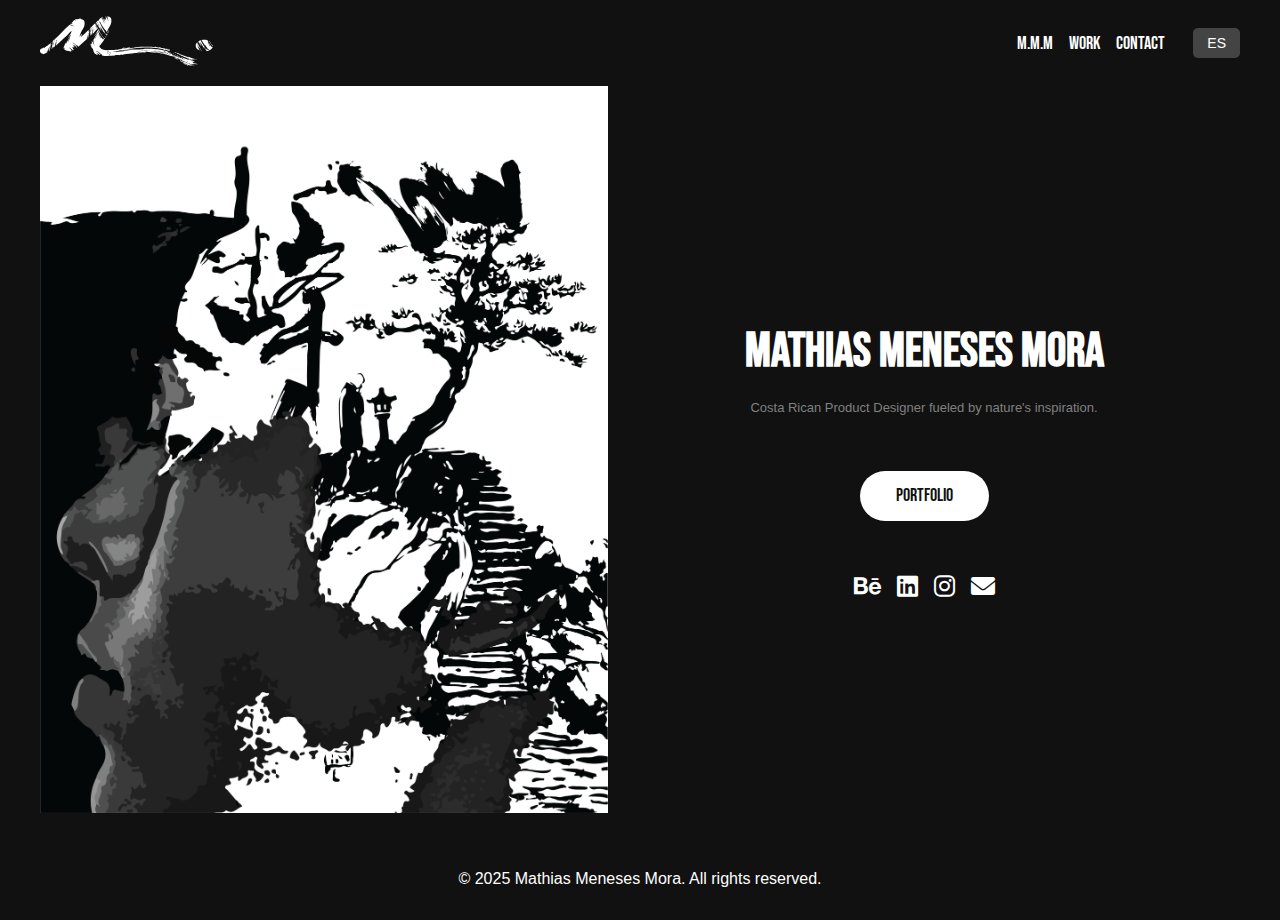
<file: index.html>
<!DOCTYPE html>
<html lang="en">
<head>
    <meta charset="UTF-8">
    <meta name="viewport" content="width=device-width, initial-scale=1.0">
    <title>My Portfolio</title>
    <link rel="stylesheet" href="website2.css">
    <link href="https://fonts.googleapis.com/css2?family=Bebas+Neue&display=swap" rel="stylesheet">
    <link href="https://cdnjs.cloudflare.com/ajax/libs/font-awesome/6.0.0-beta3/css/all.min.css" rel="stylesheet">
</head>
<body>
    <header>
        <nav>
            <div class="logo">
                <a href="index.html">
                    <img src="logo/LOGO MATHIAS FINAL BLANCO.svg" alt="Mathias Meneses Mora Logo" class="logo-image">
                </a>
            </div>
            <ul class="nav-links">
                <li><a href="index.html" data-key="home">M.M.M</a></li>
                <li><a href="work.html" data-key="work">WORK</a></li>
                <li><a href="contact.html" data-key="contact">CONTACT</a></li>
            </ul>
            <button class="lang-toggle" id="lang-toggle">ES</button>
        </nav>
    </header>
    
    <!-- Landing Page -->
    <section id="landing">
        <div class="landing-container">
            <div class="image-container">
                <!-- Placeholder for left image -->
                <img src="landing page/landinggg.png" alt="Landing Image" class="landing-image">
            </div>
            <div class="content-container">
                <h1 class="name" data-key="name">Mathias Meneses Mora</h1>
                <p class="tagline" data-key="tagline">
                    Costa Rican Product Designer fueled by nature's inspiration.
                </p>
                <button class="portfolio-btn" data-key="portfolioBtn" onclick="window.location.href='work.html';">
                    Portfolio
                </button>
                <div class="social-icons">
                    <a href="https://www.behance.net/juanmeneses15" target="_blank" title="Behance">
                        <i class="fab fa-behance"></i>
                    </a>
                    <a href="https://www.linkedin.com/in/mathias-meneses-290761211/" target="_blank" title="LinkedIn">
                        <i class="fab fa-linkedin"></i>
                    </a>
                    <a href="https://www.instagram.com/atlas.dsignstudio?igsh=MTg3czhxdnhqd2NrMA==" target="_blank" title="Instagram">
                        <i class="fab fa-instagram"></i>
                    </a>
                    <a href="mailto:mathiasmdesign@gmail.com" title="Email">
                        <i class="fas fa-envelope"></i>
                    </a>
                </div>
            </div>
        </div>
    </section>

    <footer>
        <p>© 2025 Mathias Meneses Mora. All rights reserved.</p>
    </footer>
    <script src="website3.js"></script>
</body>
</html>
</file>
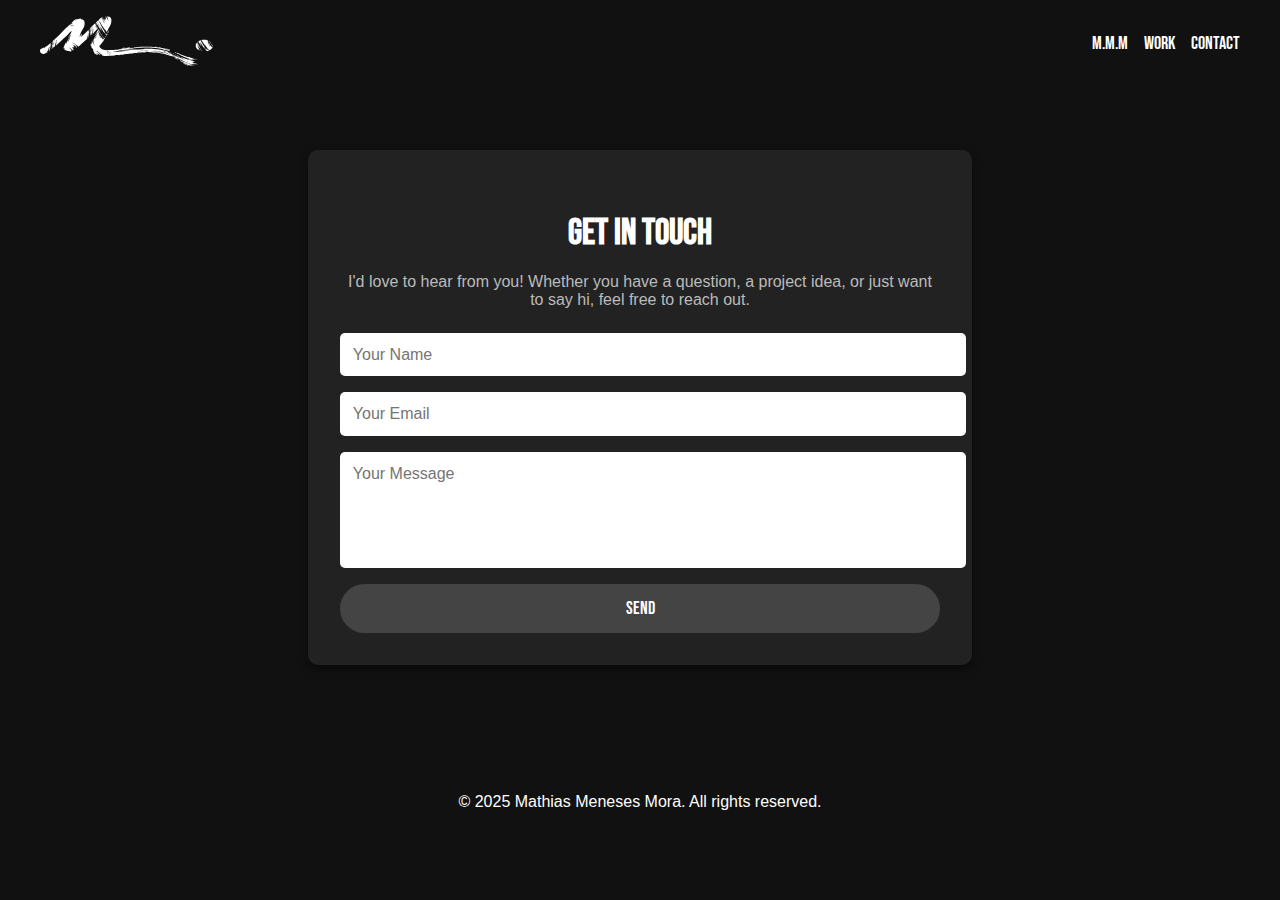
<file: contact.html>
<!DOCTYPE html>
<html lang="en">
<head>
    <meta charset="UTF-8">
    <meta name="viewport" content="width=device-width, initial-scale=1.0">
    <title>Contact Mathias</title>
    <link rel="stylesheet" href="website2.css">
    <link href="https://fonts.googleapis.com/css2?family=Bebas+Neue&display=swap" rel="stylesheet">
</head>
<body>
    <header>
        <nav>
            <div class="logo">
                <a href="index.html">
                    <img src="logo/LOGO MATHIAS FINAL BLANCO.svg" alt="Mathias Meneses Mora Logo" class="logo-image">
                </a>
            </div>
            <ul class="nav-links">
                <li><a href="index.html">M.M.M</a></li>
                <li><a href="work.html">WORK</a></li>
                <li><a href="contact.html" class="active">CONTACT</a></li>
            </ul>
        </nav>
    </header>

    <main>
        <section class="contact-section">
            <div class="contact-container">
                <h2>Get in Touch</h2>
                <p>I'd love to hear from you! Whether you have a question, a project idea, or just want to say hi, feel free to reach out.</p>
                <form action="https://formsubmit.co/mathiasmdesign@gmail.com" method="POST" class="contact-form">
                    <input type="text" name="name" placeholder="Your Name" required>
                    <input type="email" name="email" placeholder="Your Email" required>
                    <textarea name="message" placeholder="Your Message" rows="5" required></textarea>
                    <button type="submit" class="contact-btn">Send</button>
                </form>
            </div>
        </section>
    </main>

    <footer>
        <p>© 2025 Mathias Meneses Mora. All rights reserved.</p>
    </footer>
</body>
</html>
</file>
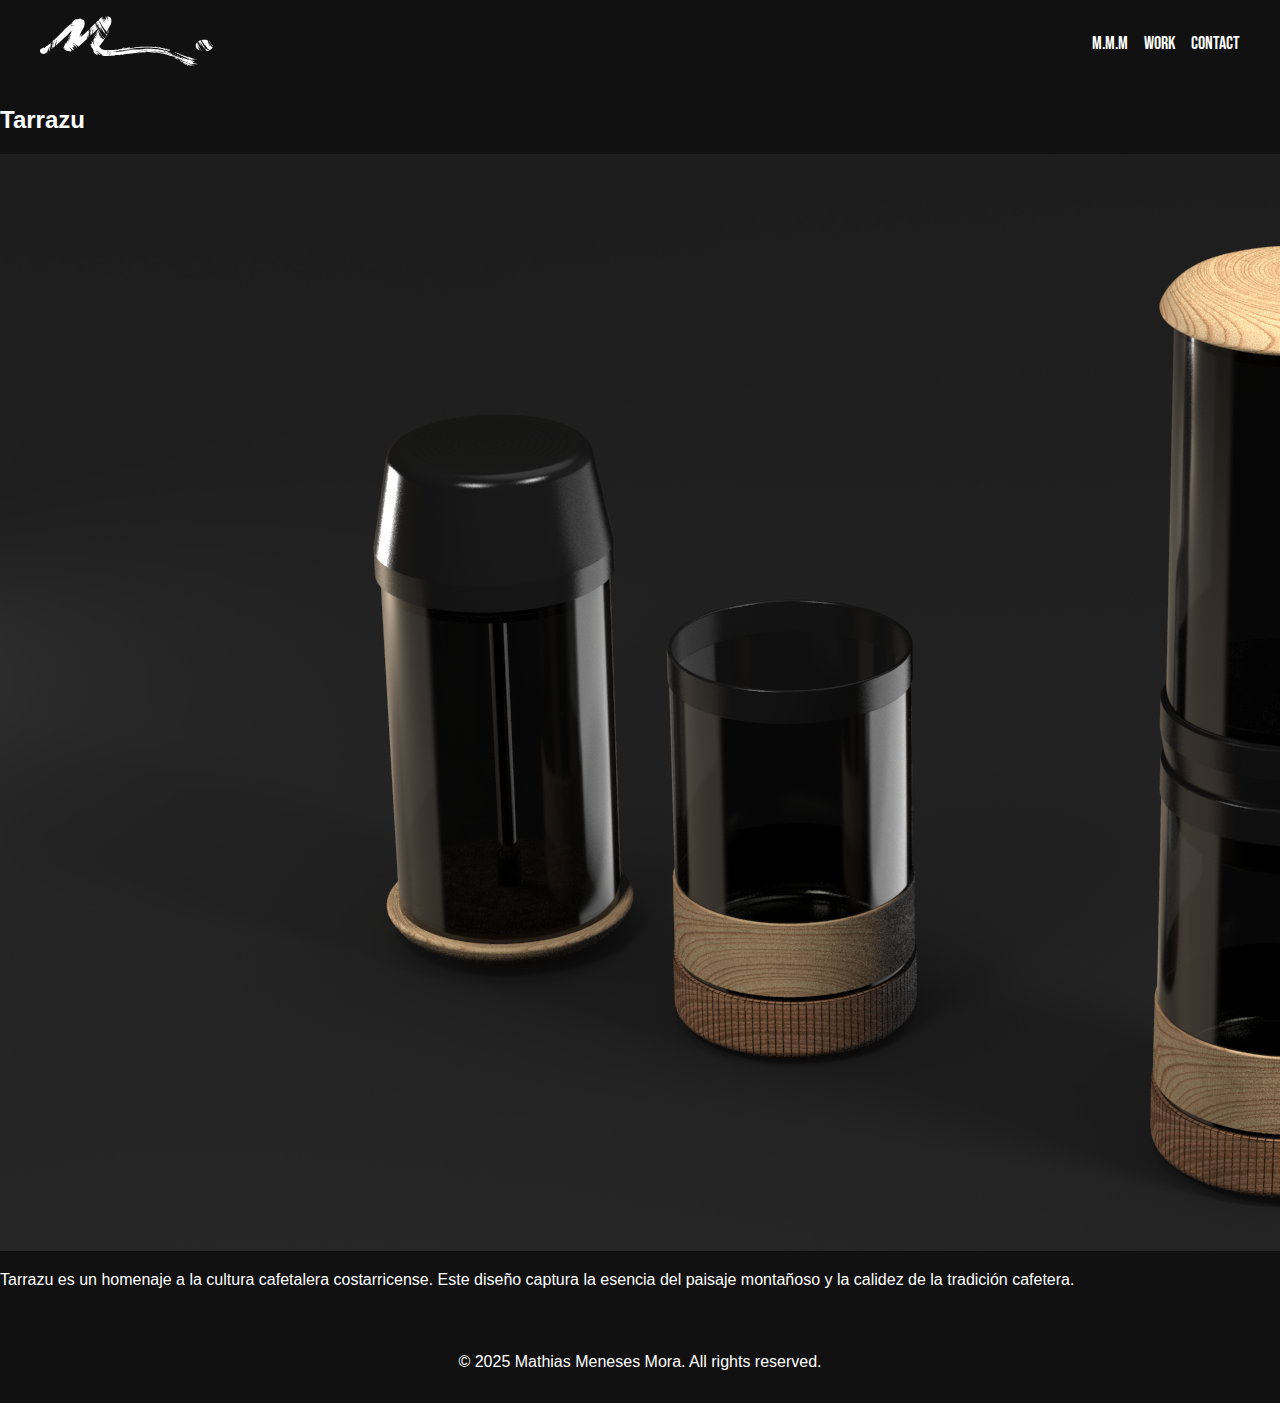
<file: tarrazu.html>
<!DOCTYPE html>
<html lang="en">
<head>
    <meta charset="UTF-8">
    <meta name="viewport" content="width=device-width, initial-scale=1.0">
    <title>Tarrazu</title>
    <link rel="stylesheet" href="website2.css">
    <link href="https://fonts.googleapis.com/css2?family=Bebas+Neue&display=swap" rel="stylesheet">
</head>
<body>
    <header>
        <nav>
            <div class="logo">
                <a href="index.html">
                    <img src="logo/LOGO MATHIAS FINAL BLANCO.svg" alt="Mathias Meneses Mora Logo" class="logo-image">
                </a>
            </div>
            <ul class="nav-links">
                <li><a href="index.html">M.M.M</a></li>
                <li><a href="work.html">WORK</a></li>
                <li><a href="contact.html">CONTACT</a></li> 
            </ul>
        </nav>
    </header>

    <main>
        <section class="project-details">
            <h2>Tarrazu</h2>
            <img src="work/Tarrazu.png" alt="Tarrazu" class="project-image">
            <p class="project-description">
                Tarrazu es un homenaje a la cultura cafetalera costarricense. Este diseño captura la esencia del
                paisaje montañoso y la calidez de la tradición cafetera.
            </p>
        </section>
    </main>

    <footer>
        <p>© 2025 Mathias Meneses Mora. All rights reserved.</p>
    </footer>
</body>
</html>
</file>
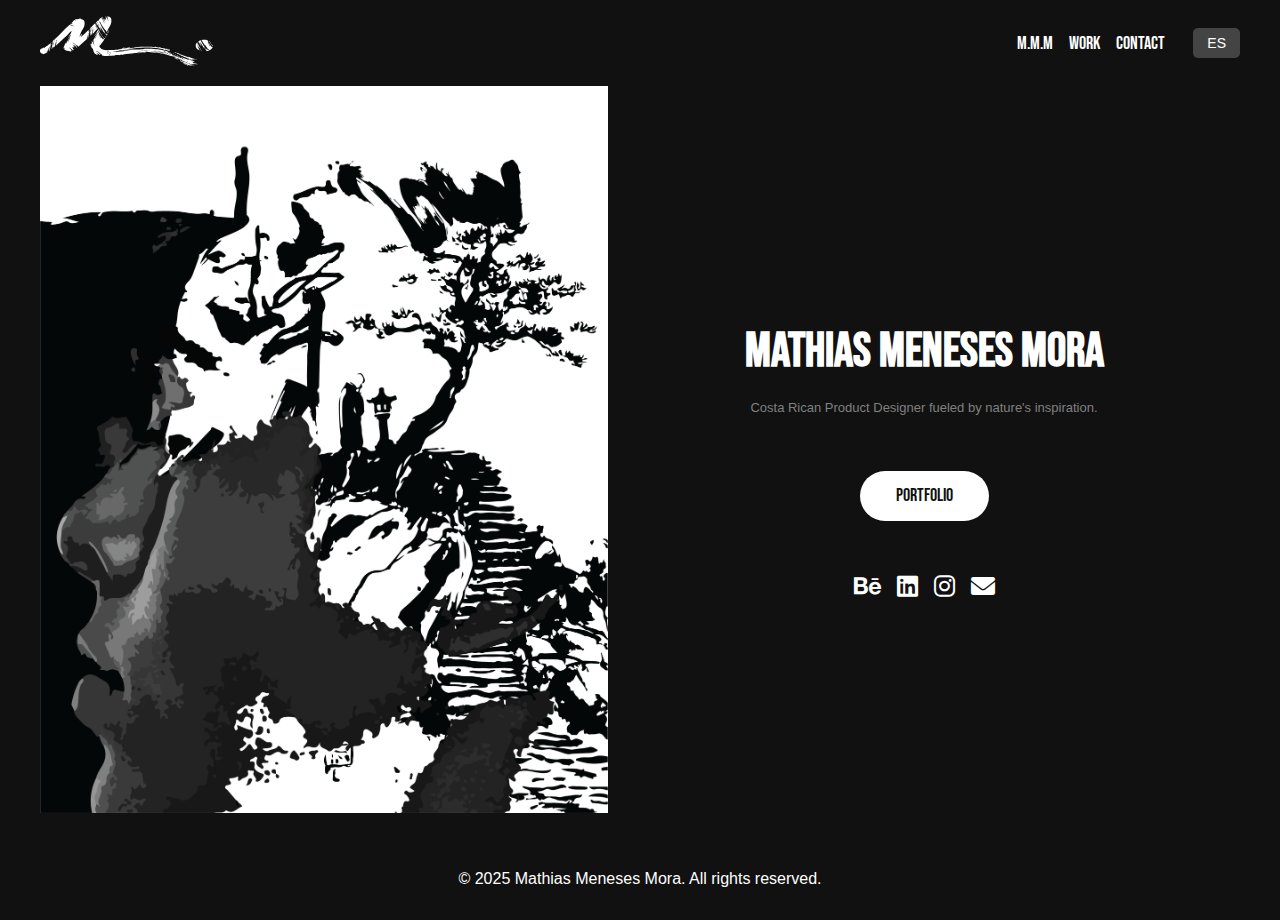
<file: website.html>
<!DOCTYPE html>
<html lang="en">
<head>
    <meta charset="UTF-8">
    <meta name="viewport" content="width=device-width, initial-scale=1.0">
    <title>My Portfolio</title>
    <link rel="stylesheet" href="website2.css">
    <link href="https://fonts.googleapis.com/css2?family=Bebas+Neue&display=swap" rel="stylesheet">
    <link href="https://cdnjs.cloudflare.com/ajax/libs/font-awesome/6.0.0-beta3/css/all.min.css" rel="stylesheet">
</head>
<body>
    <header>
        <nav>
            <div class="logo">
                <a href="website.html">
                    <img src="logo/LOGO MATHIAS FINAL BLANCO.svg" alt="Mathias Meneses Mora Logo" class="logo-image">
                </a>
            </div>
            <ul class="nav-links">
                <li><a href="website.html" data-key="home">M.M.M</a></li>
                <li><a href="work.html" data-key="work">WORK</a></li>
                <li><a href="contact.html" data-key="contact">CONTACT</a></li>
            </ul>
            <button class="lang-toggle" id="lang-toggle">ES</button>
        </nav>
    </header>
    
    <!-- Landing Page -->
    <section id="landing">
        <div class="landing-container">
            <div class="image-container">
                <!-- Placeholder for left image -->
                <img src="landing page/landinggg.png" alt="Landing Image" class="landing-image">
            </div>
            <div class="content-container">
                <h1 class="name" data-key="name">Mathias Meneses Mora</h1>
                <p class="tagline" data-key="tagline">
                    Costa Rican Product Designer fueled by nature's inspiration.
                </p>
                <button class="portfolio-btn" data-key="portfolioBtn" onclick="window.location.href='work.html';">
                    Portfolio
                </button>
                <div class="social-icons">
                    <a href="https://www.behance.net/juanmeneses15" target="_blank" title="Behance">
                        <i class="fab fa-behance"></i>
                    </a>
                    <a href="https://www.linkedin.com/in/mathias-meneses-290761211/" target="_blank" title="LinkedIn">
                        <i class="fab fa-linkedin"></i>
                    </a>
                    <a href="https://www.instagram.com/atlas.dsignstudio?igsh=MTg3czhxdnhqd2NrMA==" target="_blank" title="Instagram">
                        <i class="fab fa-instagram"></i>
                    </a>
                    <a href="mailto:mathiasmdesign@gmail.com" title="Email">
                        <i class="fas fa-envelope"></i>
                    </a>
                </div>
            </div>
        </div>
    </section>

    <footer>
        <p>© 2025 Mathias Meneses Mora. All rights reserved.</p>
    </footer>
    <script src="website3.js"></script>
</body>
</html>
</file>
<file: website2.css>
/* General Styles */
body {
    font-family: Arial, sans-serif;
    margin: 0;
    padding: 0;
    color: white;
    background-color: #111;
}

/* Header Styles */
header {
    background-color: #111; /* Consistent dark background */
    padding: 1em 0;
    position: sticky;
    top: 0;
    z-index: 1000;
    width: 100%;
}

header nav {
    display: flex;
    justify-content: space-between; /* Separate logo and nav-container */
    align-items: center; /* Vertically align items */
    max-width: 1200px; /* Limit header width */
    margin: 0 auto;
    padding: 0 1em;
}

.logo {
    flex: 1; /* Pushes the nav-container to the right */
}

.logo img {
    height: 50px; /* Fixed logo height */
    max-width: 100%; /* Maintain proper scaling */
    object-fit: contain; /* Prevents image distortion */
}

.nav-container {
    display: flex;
    align-items: center; /* Vertically align nav items and button */
    flex: 0; /* Prevents it from taking up extra space */
}

.nav-links {
    display: flex;
    list-style: none;
    padding: 0;
    margin: 0;
    gap: 1em; /* Space between navigation links (M.M.M, WORK, CONTACT) */
}

.nav-links li {
    margin: 0;
}

.nav-links a {
    font-family: 'Bebas Neue', sans-serif;
    font-size: 18px;
    color: white;
    text-decoration: none;
    transition: color 0.3s ease; /* Smooth hover effect */
}

.nav-links a:hover {
    color: gray; /* Light gray color on hover */
}

.lang-toggle {
    margin-left: 2em; /* Space between CONTACT and the language toggle button */
    background-color: #444;
    color: white;
    border: none;
    border-radius: 5px;
    padding: 0.5em 1em;
    font-size: 14px;
    cursor: pointer;
    transition: background-color 0.3s ease, color 0.3s ease; /* Smooth hover effect */
}

.lang-toggle:hover {
    background-color: #666; /* Change background on hover */
    color: white;
}

/* Landing Section */
#landing {
    display: flex;
    align-items: center; /* Center content vertically */
    justify-content: center; /* Center content horizontally */
    height: 80vh; /* Adjust height */
    background-color: #111;
}

.landing-container {
    display: flex;
    flex-direction: row;
    width: 100%;
    max-width: 1200px;
    margin: 0 auto;
    align-items: center; /* Aligns the image and text containers vertically */
}

.image-container {
    flex: 1;
    background-color: #222; /* Placeholder background for image */
    display: flex;
    justify-content: center;
    align-items: center;
    overflow: hidden;
}

.landing-image {
    max-width: 100%;
    max-height: 100%;
}

.content-container {
    flex: 1;
    padding: 2em;
    display: flex; /* Flexbox for alignment */
    flex-direction: column; /* Aligns text and buttons vertically */
    justify-content: center; /* Centers content vertically */
    align-items: center; /* Centers content horizontally */
    text-align: center;
}

.content-container .name {
    font-family: 'Bebas Neue', sans-serif;
    font-size: 48px;
    color: white;
    margin-bottom: 0.1em;
}

.content-container .tagline {
    font-size: 13px;
    color: gray;
    margin-bottom: 4em;
    line-height: 1.6;
}

.portfolio-btn {
    display: inline-block;
    background-color: white;
    color: #111;
    padding: 0.8em 2em; /* Button padding */
    font-family: 'Bebas Neue', sans-serif;
    font-size: 18px;
    text-transform: uppercase;
    border-radius: 50px; /* Rounded button */
    border: none;
    cursor: pointer;
    margin-bottom: 2em;
    text-align: center; /* Ensures text inside button is centered */
    transition: background-color 0.3s ease, color 0.3s ease; /* Smooth hover effect */
}

.portfolio-btn:hover {
    background-color: #2c4d2d; /* Change background to match site theme */
    color: white; /* Change text to white */
}

.social-icons {
    display: flex;
    justify-content: center;
    gap: 1em;
    margin-top: 1em; /* Add some spacing from the Portfolio button */
}

.social-icons a {
    color: white; /* Makes Font Awesome icons white */
    font-size: 24px; /* Adjust size of icons */
    text-decoration: none; /* Removes underline on links */
    transition: color 0.3s ease; /* Smooth hover effect */
}

.social-icons a:hover {
    color: gray; /* Changes icon color on hover */
}

/* Work Section */
#work {
    padding: 1em 2em;
    background-color: #111;
    text-align: center;
}

#work h2 {
    font-family: 'Bebas Neue', sans-serif;
    font-size: 36px;
    color: white;
    margin-bottom: 1em;
}

.work-gallery {
    display: grid;
    grid-template-columns: repeat(2, 1fr); /* Two columns */
    gap: 0.5em; /* Space between blocks */
    margin: 0 auto;
    max-width: 1600px; /* Ensure consistent width */
}

.work-item {
    position: relative;
    overflow: hidden;
    aspect-ratio: 16 / 9; /* Maintain consistent image ratio */
}

.work-item img {
    width: 100%;
    height: 100%;
    object-fit: cover; /* Ensures the image fills the block */
    display: block;
    transition: transform 0.3s ease; /* Smooth zoom on hover */
}

.work-item:hover img {
    transform: scale(1.1); /* Slight zoom effect */
}

.overlay {
    position: absolute;
    top: 0;
    left: 0;
    width: 100%;
    height: 100%;
    background-color: rgba(0, 0, 0, 0.5); /* Semi-transparent overlay */
    display: flex;
    flex-direction: column;
    justify-content: center;
    align-items: center;
    opacity: 0; /* Hidden by default */
    transition: opacity 0.3s ease; /* Smooth fade-in on hover */
}

.work-item:hover .overlay {
    opacity: 1; /* Show overlay on hover */
}

.overlay h3 {
    font-family: 'Bebas Neue', sans-serif;
    font-size: 24px;
    color: white;
    margin: 0;
    text-align: center; /* Asegura que esté centrado */
}

.overlay p {
    font-family: Arial, sans-serif;
    font-size: 16px;
    color: white;
    margin: 0.5em 0 0;
}

/* Footer */
footer {
    text-align: center;
    padding: 1em;
    background-color: #111;
    color: white;
    margin-top: 2em;
    font-family: 'Arial', sans-serif;
}

/* Gallery for Project Pages */
.project-gallery {
    display: flex;
    flex-direction: column; /* Ensure images are stacked vertically */
    gap: 0; /* Remove any space between images */
    width: 100%; /* Full width for the gallery */
    margin: 0; /* Remove margins */
    padding: 0; /* Remove padding */
}

.project-gallery .image-container {
    width: 100%; /* Ensure each image container is full width */
    overflow: hidden; /* Prevent overflow */
}

.project-gallery .image-container img {
    width: 100%; /* Full width for images */
    height: auto; /* Maintain aspect ratio */
    display: block; /* Ensure proper alignment */
    object-fit: cover; /* Fit images perfectly without distortion */
}

/* Contact Section */
.contact-section {
    background-color: #111;
    color: white;
    padding: 4em 2em;
    text-align: center;
}

.contact-container {
    max-width: 600px;
    margin: 0 auto;
    padding: 2em;
    background-color: #222; /* Slightly lighter background for the box */
    border-radius: 10px; /* Rounded corners */
    box-shadow: 0 4px 10px rgba(0, 0, 0, 0.5); /* Subtle shadow */
}

.contact-container h2 {
    font-family: 'Bebas Neue', sans-serif;
    font-size: 36px;
    margin-bottom: 0.5em;
}

.contact-container p {
    font-size: 16px;
    margin-bottom: 1.5em;
    color: #bbb; /* Subtle gray for the text */
}

.contact-form {
    display: flex;
    flex-direction: column;
    gap: 1em;
}

.contact-form input,
.contact-form textarea {
    width: 100%;
    padding: 0.8em;
    border: none;
    border-radius: 5px;
    font-size: 16px;
    font-family: Arial, sans-serif;
    color: #111;
}

.contact-form input:focus,
.contact-form textarea:focus {
    outline: none;
    border: 2px solid #555; /* Subtle border on focus */
}

.contact-form textarea {
    resize: none; /* Disable resizing */
}

.contact-btn {
    padding: 0.8em;
    font-size: 18px;
    font-family: 'Bebas Neue', sans-serif;
    color: white;
    background-color: #444; /* Neutral button color */
    border: none;
    border-radius: 50px;
    cursor: pointer;
    transition: background-color 0.3s ease;
}

.contact-btn:hover {
    background-color: #666; /* Lighter shade on hover */
}
</file>
